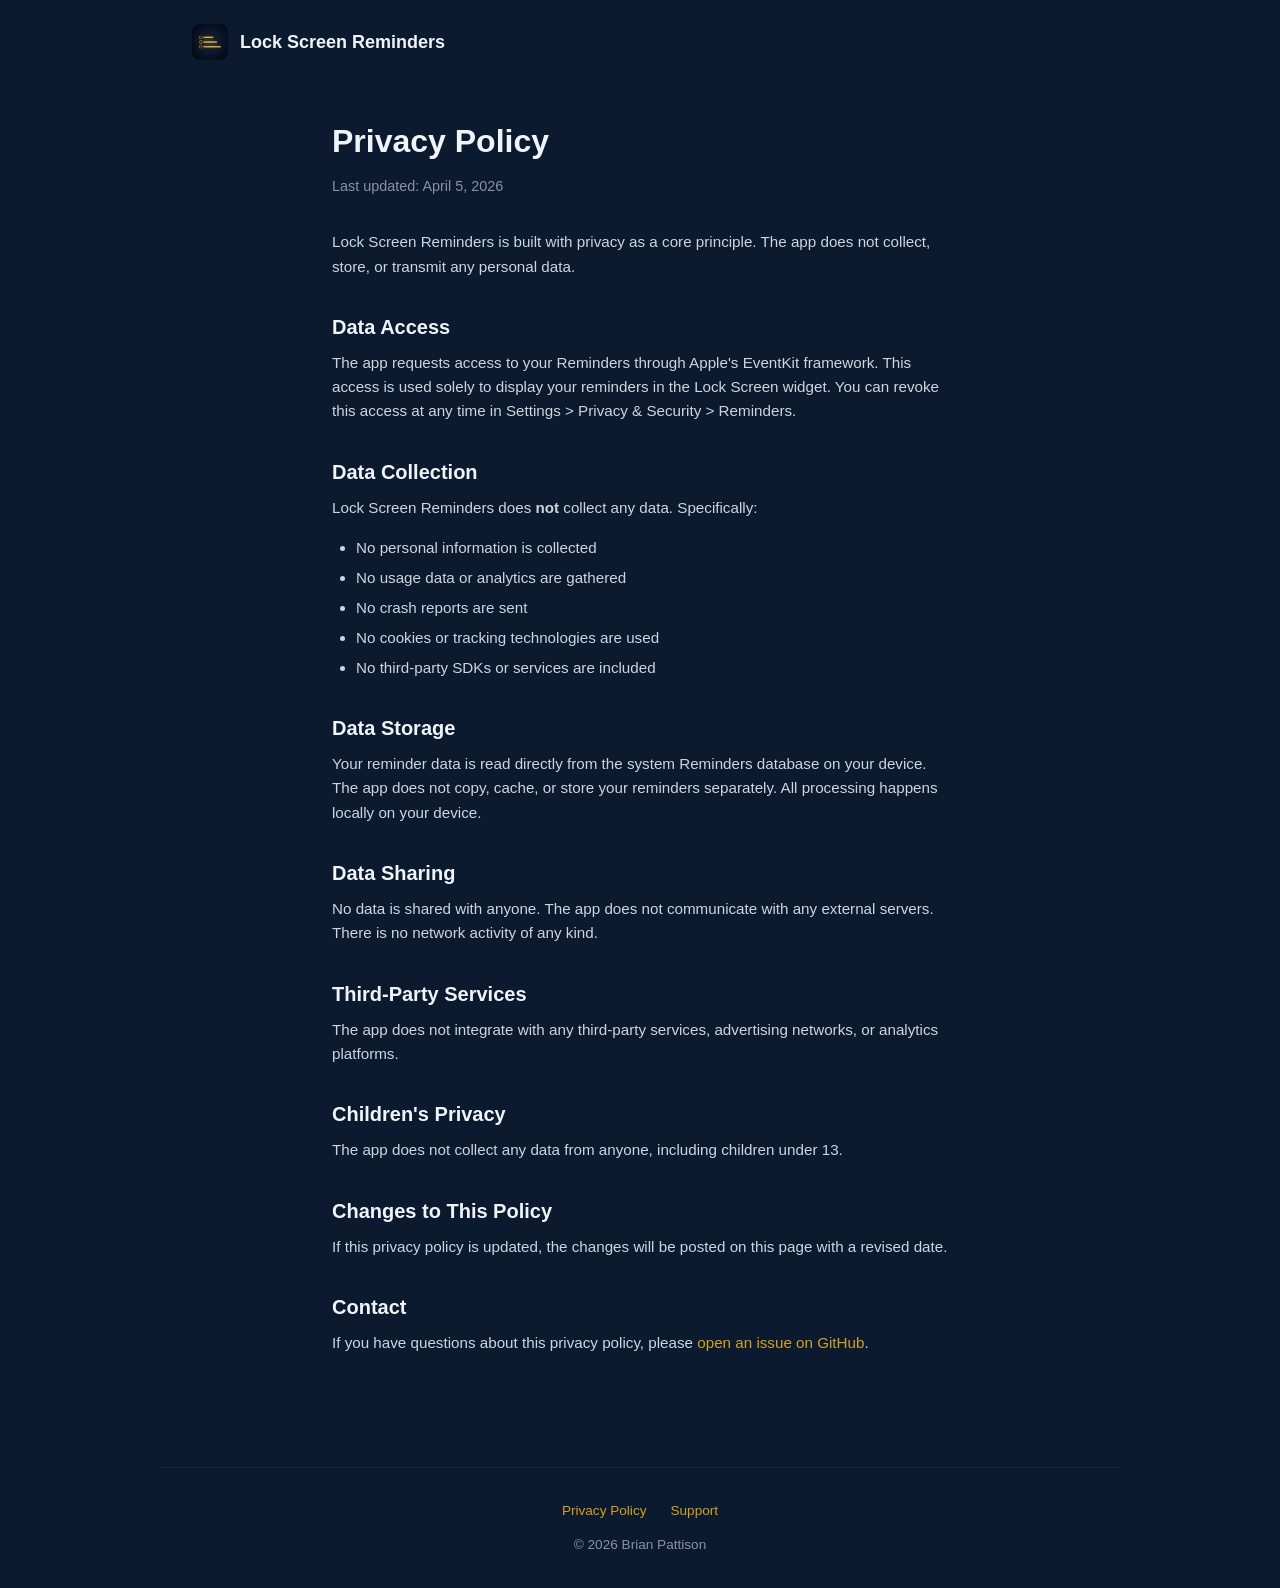
<file: docs/privacy.html>
<!DOCTYPE html>
<html lang="en">
<head>
  <meta charset="UTF-8">
  <meta name="viewport" content="width=device-width, initial-scale=1.0">
  <title>Privacy Policy - Lock Screen Reminders</title>
  <meta name="description" content="Privacy policy for the Lock Screen Reminders iOS app.">
  <link rel="stylesheet" href="style.css">
  <link rel="icon" href="icon.png" type="image/png">
</head>
<body>
  <header>
    <a href="/" class="logo">
      <img src="icon.png" alt="Lock Screen Reminders icon">
      Lock Screen Reminders
    </a>
  </header>

  <main class="page">
    <h1>Privacy Policy</h1>
    <p class="updated">Last updated: April 5, 2026</p>

    <p>Lock Screen Reminders is built with privacy as a core principle. The app does not collect, store, or transmit any personal data.</p>

    <h2>Data Access</h2>
    <p>The app requests access to your Reminders through Apple's EventKit framework. This access is used solely to display your reminders in the Lock Screen widget. You can revoke this access at any time in Settings &gt; Privacy &amp; Security &gt; Reminders.</p>

    <h2>Data Collection</h2>
    <p>Lock Screen Reminders does <strong>not</strong> collect any data. Specifically:</p>
    <ul>
      <li>No personal information is collected</li>
      <li>No usage data or analytics are gathered</li>
      <li>No crash reports are sent</li>
      <li>No cookies or tracking technologies are used</li>
      <li>No third-party SDKs or services are included</li>
    </ul>

    <h2>Data Storage</h2>
    <p>Your reminder data is read directly from the system Reminders database on your device. The app does not copy, cache, or store your reminders separately. All processing happens locally on your device.</p>

    <h2>Data Sharing</h2>
    <p>No data is shared with anyone. The app does not communicate with any external servers. There is no network activity of any kind.</p>

    <h2>Third-Party Services</h2>
    <p>The app does not integrate with any third-party services, advertising networks, or analytics platforms.</p>

    <h2>Children's Privacy</h2>
    <p>The app does not collect any data from anyone, including children under 13.</p>

    <h2>Changes to This Policy</h2>
    <p>If this privacy policy is updated, the changes will be posted on this page with a revised date.</p>

    <h2>Contact</h2>
    <p>If you have questions about this privacy policy, please <a href="https://github.com/brianpattison/lock-screen-reminders-app/issues">open an issue on GitHub</a>.</p>
  </main>

  <footer>
    <div class="links">
      <a href="privacy.html">Privacy Policy</a>
      <a href="support.html">Support</a>
    </div>
    <p>&copy; 2026 Brian Pattison</p>
  </footer>
</body>
</html>
</file>
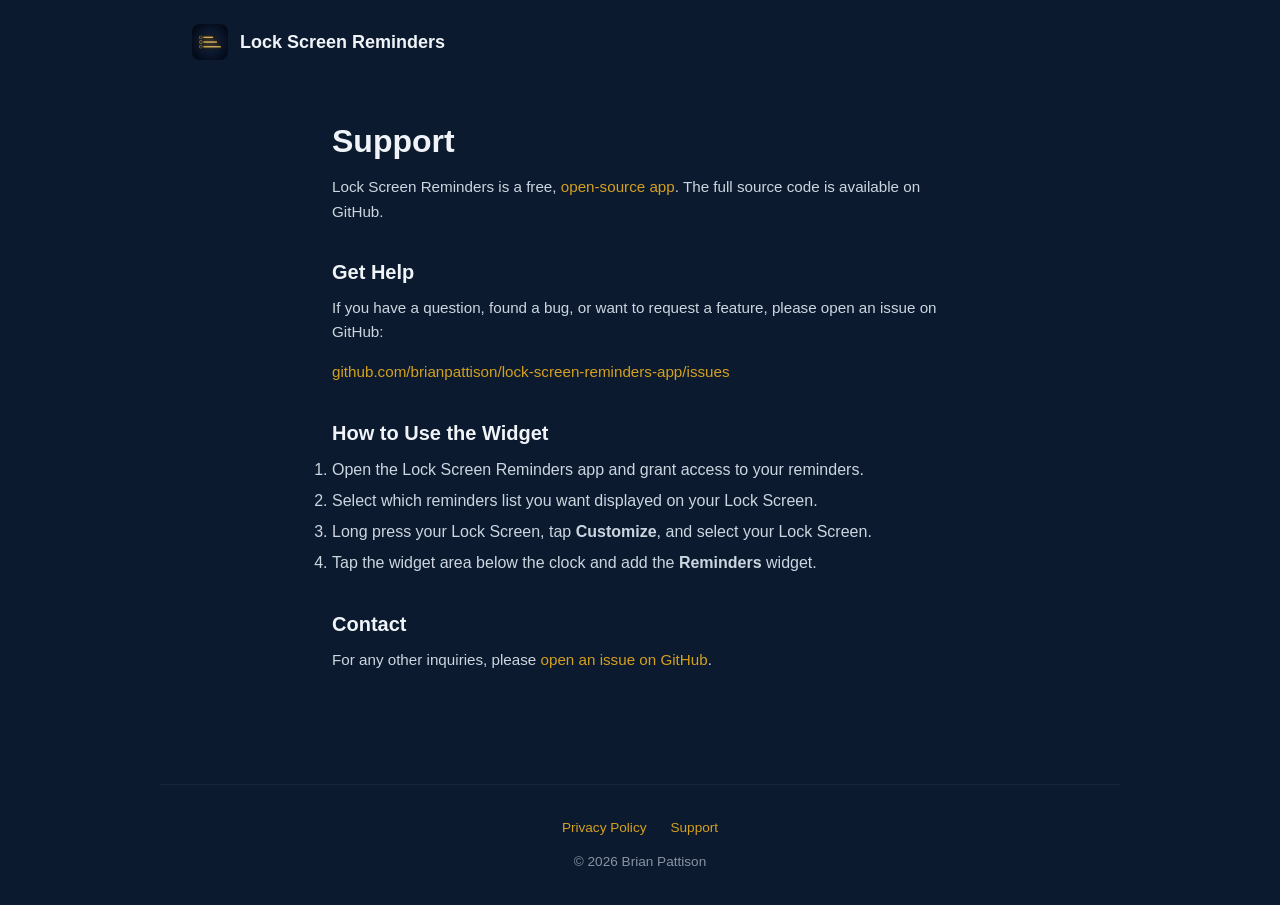
<file: docs/support.html>
<!DOCTYPE html>
<html lang="en">
<head>
  <meta charset="UTF-8">
  <meta name="viewport" content="width=device-width, initial-scale=1.0">
  <title>Support - Lock Screen Reminders</title>
  <meta name="description" content="Get support for the Lock Screen Reminders iOS app.">
  <link rel="stylesheet" href="style.css">
  <link rel="icon" href="icon.png" type="image/png">
</head>
<body>
  <header>
    <a href="/" class="logo">
      <img src="icon.png" alt="Lock Screen Reminders icon">
      Lock Screen Reminders
    </a>
  </header>

  <main class="page">
    <h1>Support</h1>

    <p>Lock Screen Reminders is a free, <a href="https://github.com/brianpattison/lock-screen-reminders-app">open-source app</a>. The full source code is available on GitHub.</p>

    <h2>Get Help</h2>
    <p>If you have a question, found a bug, or want to request a feature, please open an issue on GitHub:</p>
    <p><a href="https://github.com/brianpattison/lock-screen-reminders-app/issues">github.com/brianpattison/lock-screen-reminders-app/issues</a></p>

    <h2>How to Use the Widget</h2>
    <ol>
      <li>Open the Lock Screen Reminders app and grant access to your reminders.</li>
      <li>Select which reminders list you want displayed on your Lock Screen.</li>
      <li>Long press your Lock Screen, tap <strong>Customize</strong>, and select your Lock Screen.</li>
      <li>Tap the widget area below the clock and add the <strong>Reminders</strong> widget.</li>
    </ol>

    <h2>Contact</h2>
    <p>For any other inquiries, please <a href="https://github.com/brianpattison/lock-screen-reminders-app/issues">open an issue on GitHub</a>.</p>
  </main>

  <footer>
    <div class="links">
      <a href="privacy.html">Privacy Policy</a>
      <a href="support.html">Support</a>
    </div>
    <p>&copy; 2026 Brian Pattison</p>
  </footer>
</body>
</html>
</file>
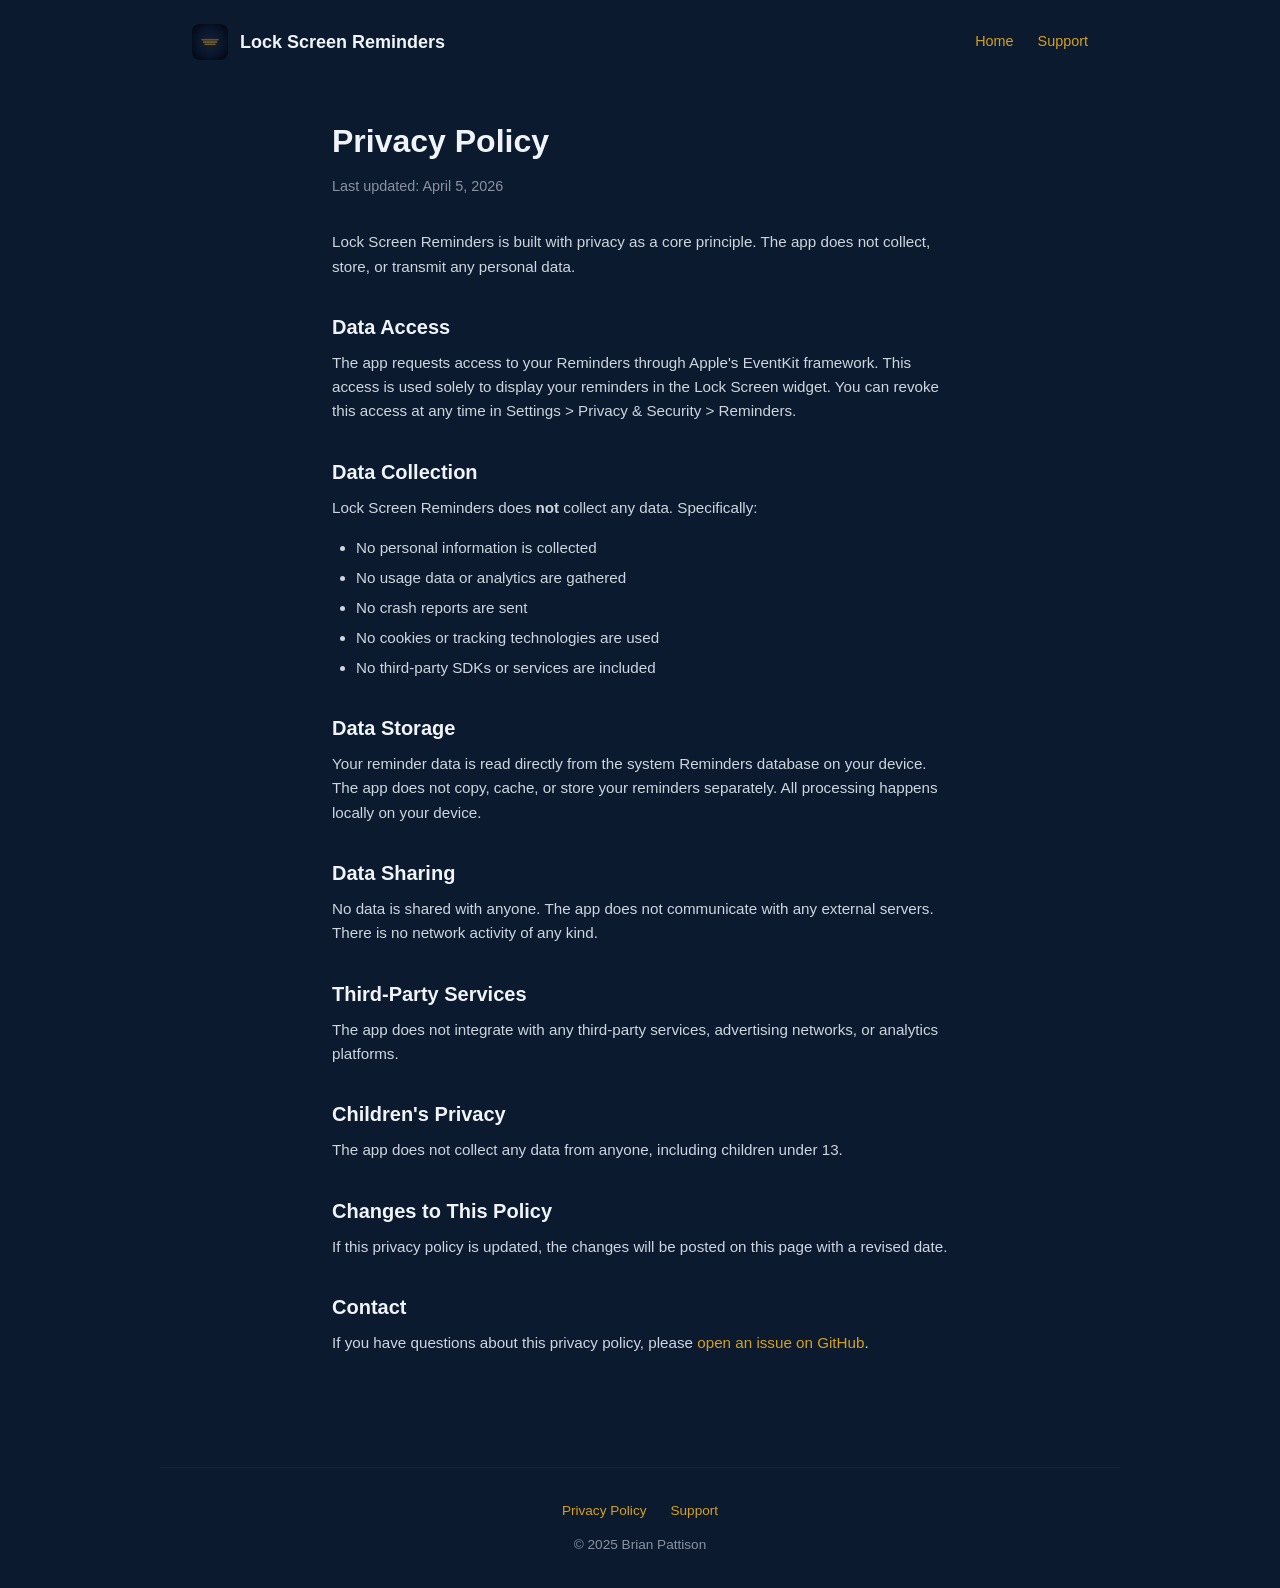
<file: website/privacy.html>
<!DOCTYPE html>
<html lang="en">
<head>
  <meta charset="UTF-8">
  <meta name="viewport" content="width=device-width, initial-scale=1.0">
  <title>Privacy Policy - Lock Screen Reminders</title>
  <meta name="description" content="Privacy policy for the Lock Screen Reminders iOS app.">
  <link rel="stylesheet" href="style.css">
  <link rel="icon" href="icon.png" type="image/png">
</head>
<body>
  <header>
    <a href="/" class="logo">
      <img src="icon.png" alt="Lock Screen Reminders icon">
      Lock Screen Reminders
    </a>
    <nav>
      <a href="/">Home</a>
      <a href="https://github.com/brianpattison/lock-screen-reminders-app/issues">Support</a>
    </nav>
  </header>

  <main class="page">
    <h1>Privacy Policy</h1>
    <p class="updated">Last updated: April 5, 2026</p>

    <p>Lock Screen Reminders is built with privacy as a core principle. The app does not collect, store, or transmit any personal data.</p>

    <h2>Data Access</h2>
    <p>The app requests access to your Reminders through Apple's EventKit framework. This access is used solely to display your reminders in the Lock Screen widget. You can revoke this access at any time in Settings &gt; Privacy &amp; Security &gt; Reminders.</p>

    <h2>Data Collection</h2>
    <p>Lock Screen Reminders does <strong>not</strong> collect any data. Specifically:</p>
    <ul>
      <li>No personal information is collected</li>
      <li>No usage data or analytics are gathered</li>
      <li>No crash reports are sent</li>
      <li>No cookies or tracking technologies are used</li>
      <li>No third-party SDKs or services are included</li>
    </ul>

    <h2>Data Storage</h2>
    <p>Your reminder data is read directly from the system Reminders database on your device. The app does not copy, cache, or store your reminders separately. All processing happens locally on your device.</p>

    <h2>Data Sharing</h2>
    <p>No data is shared with anyone. The app does not communicate with any external servers. There is no network activity of any kind.</p>

    <h2>Third-Party Services</h2>
    <p>The app does not integrate with any third-party services, advertising networks, or analytics platforms.</p>

    <h2>Children's Privacy</h2>
    <p>The app does not collect any data from anyone, including children under 13.</p>

    <h2>Changes to This Policy</h2>
    <p>If this privacy policy is updated, the changes will be posted on this page with a revised date.</p>

    <h2>Contact</h2>
    <p>If you have questions about this privacy policy, please <a href="https://github.com/brianpattison/lock-screen-reminders-app/issues">open an issue on GitHub</a>.</p>
  </main>

  <footer>
    <div class="links">
      <a href="privacy.html">Privacy Policy</a>
      <a href="https://github.com/brianpattison/lock-screen-reminders-app/issues">Support</a>
    </div>
    <p>&copy; 2025 Brian Pattison</p>
  </footer>
</body>
</html>
</file>
<file: docs/style.css>
:root {
  --navy: #0b1a2e;
  --navy-light: #112240;
  --gold: #d4a020;
  --gold-light: #e8b84a;
  --gold-glow: rgba(212, 160, 32, 0.3);
  --text: #ccd6e0;
  --text-muted: #8892a4;
  --white: #f0f4f8;
}

* {
  margin: 0;
  padding: 0;
  box-sizing: border-box;
}

html {
  scroll-behavior: smooth;
}

body {
  font-family: -apple-system, BlinkMacSystemFont, "SF Pro Display", "Segoe UI", Roboto, Helvetica, Arial, sans-serif;
  background: var(--navy);
  color: var(--text);
  line-height: 1.6;
  min-height: 100vh;
}

a {
  color: var(--gold);
  text-decoration: none;
  transition: color 0.2s;
}

a:hover {
  color: var(--gold-light);
}

/* Header */
header {
  padding: 1.5rem 2rem;
  display: flex;
  justify-content: space-between;
  align-items: center;
  max-width: 960px;
  margin: 0 auto;
}

.logo {
  display: flex;
  align-items: center;
  gap: 0.75rem;
  font-size: 1.125rem;
  font-weight: 600;
  color: var(--white);
}

.logo img {
  width: 36px;
  height: 36px;
  border-radius: 8px;
}

nav {
  display: flex;
  gap: 1.5rem;
  font-size: 0.9rem;
}

/* Hero */
.hero {
  text-align: center;
  padding: 4rem 2rem 3rem;
  max-width: 720px;
  margin: 0 auto;
}

.hero .app-icon {
  width: 120px;
  height: 120px;
  border-radius: 27px;
  margin-bottom: 2rem;
  box-shadow: 0 0 40px var(--gold-glow), 0 8px 32px rgba(0, 0, 0, 0.4);
}

.hero h1 {
  font-size: 2.5rem;
  font-weight: 700;
  color: var(--white);
  margin-bottom: 0.75rem;
  letter-spacing: -0.02em;
}

.hero .tagline {
  font-size: 1.2rem;
  color: var(--text-muted);
  margin-bottom: 2rem;
  max-width: 480px;
  margin-left: auto;
  margin-right: auto;
}

.app-store-badge {
  display: inline-block;
  transition: opacity 0.2s;
}

.app-store-badge:hover {
  opacity: 0.85;
}

.app-store-badge img {
  height: 54px;
}

/* Features */
.features {
  display: grid;
  grid-template-columns: repeat(auto-fit, minmax(240px, 1fr));
  gap: 1.5rem;
  max-width: 820px;
  margin: 2rem auto 0;
  padding: 0 2rem;
}

.feature {
  background: var(--navy-light);
  border: 1px solid rgba(204, 214, 224, 0.06);
  border-radius: 12px;
  padding: 1.5rem;
}

.feature h3 {
  color: var(--gold);
  font-size: 1rem;
  font-weight: 600;
  margin-bottom: 0.5rem;
}

.feature p {
  font-size: 0.9rem;
  color: var(--text-muted);
  line-height: 1.5;
}

/* Screenshots */
.screenshots {
  text-align: center;
  padding: 4rem 2rem;
  max-width: 820px;
  margin: 0 auto;
}

.screenshots h2 {
  font-size: 1.5rem;
  color: var(--white);
  margin-bottom: 1.5rem;
}

.screenshot-grid {
  display: flex;
  justify-content: center;
  gap: 1.5rem;
  flex-wrap: wrap;
}

.screenshot-link {
  display: block;
  width: 180px;
  border-radius: 20px;
  overflow: hidden;
  transition: transform 0.2s, box-shadow 0.2s;
  box-shadow: 0 4px 20px rgba(0, 0, 0, 0.3);
}

.screenshot-link:hover {
  transform: scale(1.03);
  box-shadow: 0 8px 30px rgba(0, 0, 0, 0.5);
}

.screenshot-img {
  width: 100%;
  height: auto;
  display: block;
}

/* Screenshot buttons reset */
button.screenshot-link {
  background: none;
  border: none;
  padding: 0;
  cursor: pointer;
  font: inherit;
  color: inherit;
}

/* Gallery overlay */
.gallery-overlay {
  display: none;
  position: fixed;
  inset: 0;
  z-index: 1000;
  background: rgba(0, 0, 0, 0.92);
  align-items: center;
  justify-content: center;
}

.gallery-overlay.active {
  display: flex;
}

.gallery-image {
  max-height: 90vh;
  max-width: 90vw;
  border-radius: 20px;
  box-shadow: 0 0 60px rgba(0, 0, 0, 0.6);
  user-select: none;
}

.gallery-close {
  position: absolute;
  top: 1rem;
  right: 1rem;
  background: rgba(0, 0, 0, 0.55);
  border: none;
  color: var(--white);
  font-size: 1.5rem;
  cursor: pointer;
  line-height: 1;
  width: 2.5rem;
  height: 2.5rem;
  border-radius: 50%;
  display: flex;
  align-items: center;
  justify-content: center;
  transition: background 0.2s;
}

.gallery-close:hover {
  background: rgba(0, 0, 0, 0.75);
}

.gallery-arrow {
  position: absolute;
  top: 50%;
  transform: translateY(-50%);
  background: rgba(0, 0, 0, 0.55);
  border: none;
  color: var(--white);
  font-size: 1.75rem;
  cursor: pointer;
  width: 2.75rem;
  height: 2.75rem;
  border-radius: 50%;
  display: flex;
  align-items: center;
  justify-content: center;
  line-height: 1;
  transition: background 0.2s;
  user-select: none;
}

.gallery-arrow:hover {
  background: rgba(0, 0, 0, 0.75);
}

.gallery-prev {
  left: 1rem;
}

.gallery-next {
  right: 1rem;
}

/* Footer */
footer {
  text-align: center;
  padding: 2rem;
  border-top: 1px solid rgba(204, 214, 224, 0.06);
  font-size: 0.85rem;
  color: var(--text-muted);
  max-width: 960px;
  margin: 2rem auto 0;
}

footer .links {
  display: flex;
  justify-content: center;
  gap: 1.5rem;
  margin-bottom: 0.75rem;
}

/* Privacy Policy Page */
.page {
  max-width: 680px;
  margin: 0 auto;
  padding: 2rem 2rem 4rem;
}

.page h1 {
  font-size: 2rem;
  color: var(--white);
  margin-bottom: 0.5rem;
}

.page .updated {
  color: var(--text-muted);
  font-size: 0.9rem;
  margin-bottom: 2rem;
}

.page h2 {
  font-size: 1.25rem;
  color: var(--white);
  margin-top: 2rem;
  margin-bottom: 0.5rem;
}

.page p,
.page ul {
  margin-bottom: 1rem;
  font-size: 0.95rem;
  color: var(--text);
}

.page ul {
  padding-left: 1.5rem;
}

.page li {
  margin-bottom: 0.35rem;
}

/* Responsive */
@media (max-width: 600px) {
  .hero h1 {
    font-size: 1.75rem;
  }

  .hero .tagline {
    font-size: 1rem;
  }

  header {
    flex-direction: column;
    gap: 1rem;
  }

  .screenshot-link {
    width: 140px;
  }
}
</file>
<file: website/style.css>
:root {
  --navy: #0b1a2e;
  --navy-light: #112240;
  --gold: #d4a020;
  --gold-light: #e8b84a;
  --gold-glow: rgba(212, 160, 32, 0.3);
  --text: #ccd6e0;
  --text-muted: #8892a4;
  --white: #f0f4f8;
}

* {
  margin: 0;
  padding: 0;
  box-sizing: border-box;
}

html {
  scroll-behavior: smooth;
}

body {
  font-family: -apple-system, BlinkMacSystemFont, "SF Pro Display", "Segoe UI", Roboto, Helvetica, Arial, sans-serif;
  background: var(--navy);
  color: var(--text);
  line-height: 1.6;
  min-height: 100vh;
}

a {
  color: var(--gold);
  text-decoration: none;
  transition: color 0.2s;
}

a:hover {
  color: var(--gold-light);
}

/* Header */
header {
  padding: 1.5rem 2rem;
  display: flex;
  justify-content: space-between;
  align-items: center;
  max-width: 960px;
  margin: 0 auto;
}

.logo {
  display: flex;
  align-items: center;
  gap: 0.75rem;
  font-size: 1.125rem;
  font-weight: 600;
  color: var(--white);
}

.logo img {
  width: 36px;
  height: 36px;
  border-radius: 8px;
}

nav {
  display: flex;
  gap: 1.5rem;
  font-size: 0.9rem;
}

/* Hero */
.hero {
  text-align: center;
  padding: 4rem 2rem 3rem;
  max-width: 720px;
  margin: 0 auto;
}

.hero .app-icon {
  width: 120px;
  height: 120px;
  border-radius: 27px;
  margin-bottom: 2rem;
  box-shadow: 0 0 40px var(--gold-glow), 0 8px 32px rgba(0, 0, 0, 0.4);
}

.hero h1 {
  font-size: 2.5rem;
  font-weight: 700;
  color: var(--white);
  margin-bottom: 0.75rem;
  letter-spacing: -0.02em;
}

.hero .tagline {
  font-size: 1.2rem;
  color: var(--text-muted);
  margin-bottom: 2rem;
  max-width: 480px;
  margin-left: auto;
  margin-right: auto;
}

.app-store-badge {
  display: inline-block;
  transition: opacity 0.2s;
}

.app-store-badge:hover {
  opacity: 0.85;
}

.app-store-badge img {
  height: 54px;
}

/* Features */
.features {
  display: grid;
  grid-template-columns: repeat(auto-fit, minmax(240px, 1fr));
  gap: 1.5rem;
  max-width: 820px;
  margin: 2rem auto 0;
  padding: 0 2rem;
}

.feature {
  background: var(--navy-light);
  border: 1px solid rgba(204, 214, 224, 0.06);
  border-radius: 12px;
  padding: 1.5rem;
}

.feature h3 {
  color: var(--gold);
  font-size: 1rem;
  font-weight: 600;
  margin-bottom: 0.5rem;
}

.feature p {
  font-size: 0.9rem;
  color: var(--text-muted);
  line-height: 1.5;
}

/* Screenshots */
.screenshots {
  text-align: center;
  padding: 4rem 2rem;
  max-width: 820px;
  margin: 0 auto;
}

.screenshots h2 {
  font-size: 1.5rem;
  color: var(--white);
  margin-bottom: 1.5rem;
}

.screenshot-grid {
  display: flex;
  justify-content: center;
  gap: 1.5rem;
  flex-wrap: wrap;
}

.screenshot-placeholder {
  width: 180px;
  height: 390px;
  background: var(--navy-light);
  border: 1px dashed rgba(204, 214, 224, 0.15);
  border-radius: 20px;
  display: flex;
  align-items: center;
  justify-content: center;
  color: var(--text-muted);
  font-size: 0.8rem;
}

/* Footer */
footer {
  text-align: center;
  padding: 2rem;
  border-top: 1px solid rgba(204, 214, 224, 0.06);
  font-size: 0.85rem;
  color: var(--text-muted);
  max-width: 960px;
  margin: 2rem auto 0;
}

footer .links {
  display: flex;
  justify-content: center;
  gap: 1.5rem;
  margin-bottom: 0.75rem;
}

/* Privacy Policy Page */
.page {
  max-width: 680px;
  margin: 0 auto;
  padding: 2rem 2rem 4rem;
}

.page h1 {
  font-size: 2rem;
  color: var(--white);
  margin-bottom: 0.5rem;
}

.page .updated {
  color: var(--text-muted);
  font-size: 0.9rem;
  margin-bottom: 2rem;
}

.page h2 {
  font-size: 1.25rem;
  color: var(--white);
  margin-top: 2rem;
  margin-bottom: 0.5rem;
}

.page p,
.page ul {
  margin-bottom: 1rem;
  font-size: 0.95rem;
  color: var(--text);
}

.page ul {
  padding-left: 1.5rem;
}

.page li {
  margin-bottom: 0.35rem;
}

/* Responsive */
@media (max-width: 600px) {
  .hero h1 {
    font-size: 1.75rem;
  }

  .hero .tagline {
    font-size: 1rem;
  }

  header {
    flex-direction: column;
    gap: 1rem;
  }

  .screenshot-placeholder {
    width: 140px;
    height: 303px;
  }
}
</file>
